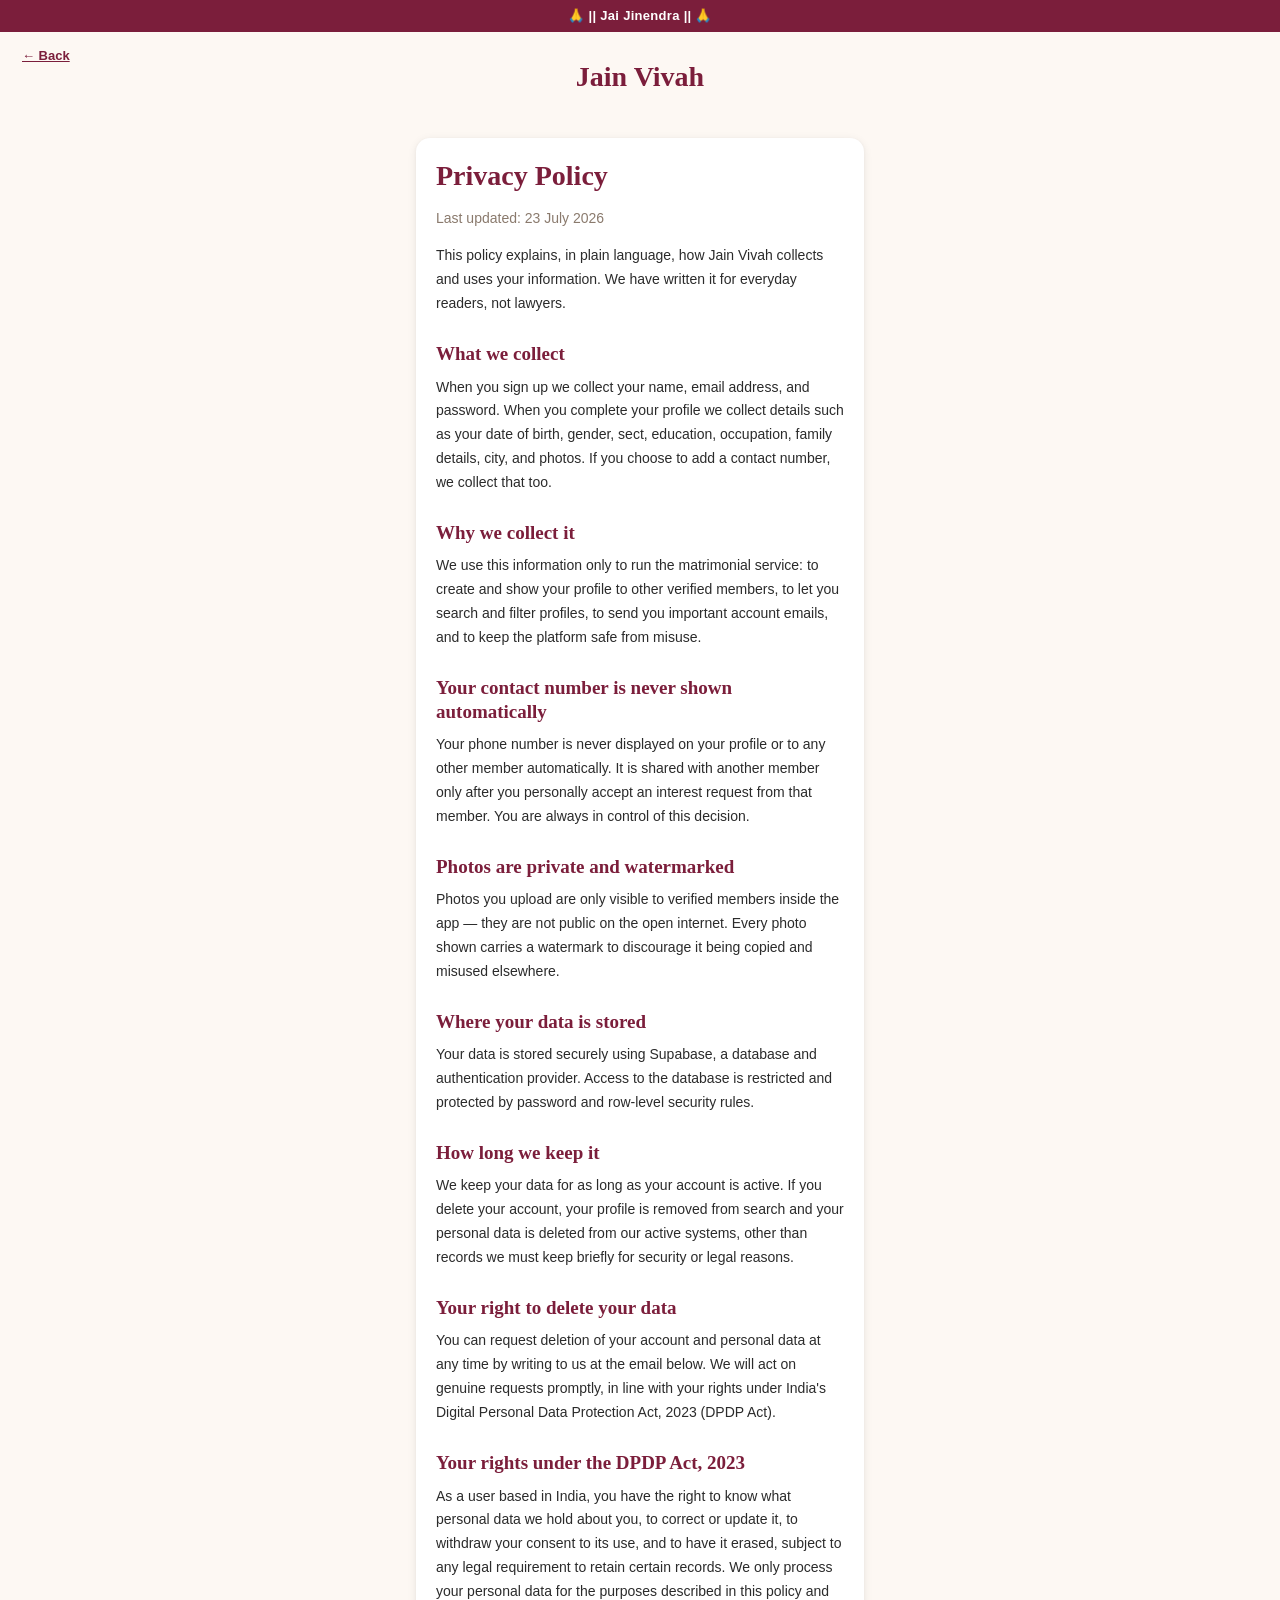
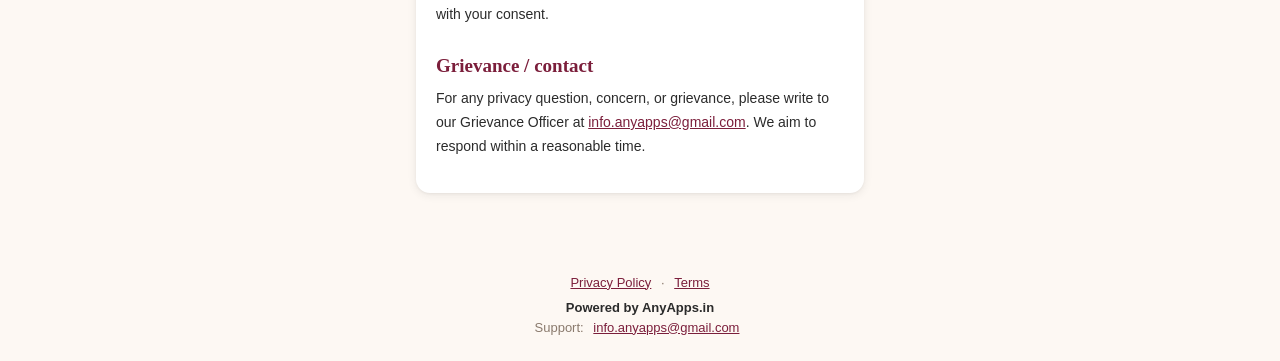
<file: privacy.html>
<!DOCTYPE html>
<html lang="en">
<head>
    <meta http-equiv="Content-Security-Policy" content="default-src 'self' https: data: blob:; script-src 'self' 'unsafe-inline' 'unsafe-eval' https:; style-src 'self' 'unsafe-inline' https:; img-src 'self' data: https: blob:; font-src 'self' data: https:; connect-src 'self' https: wss:; frame-ancestors 'none'; base-uri 'self'; object-src 'none';">
    <meta http-equiv="Referrer-Policy" content="strict-origin-when-cross-origin">

<meta charset="UTF-8">
<meta name="viewport" content="width=device-width, initial-scale=1, maximum-scale=1">
<meta name="robots" content="noindex, nofollow">
<title>Privacy Policy — Jain Vivah</title>

<link rel="preconnect" href="https://fonts.googleapis.com">
<link rel="preconnect" href="https://fonts.gstatic.com" crossorigin>
<link href="https://fonts.googleapis.com/css2?family=Playfair+Display:wght@600;700&family=Mulish:wght@400;500;600;700&display=swap" rel="stylesheet">
<link rel="stylesheet" href="styles.css">
</head>
<body>

<div class="mt-invocation-strip">🙏 || Jai Jinendra || 🙏</div>

<div class="mt-header">
  <button type="button" class="mt-header-back" onclick="if(window.history.length>1){history.back();}else{location.href='index.html';}">&larr; Back</button>
  <div class="mt-logo">Jain Vivah</div>
</div>

<div class="mt-page">
  <div class="mt-card mt-legal">
    <h1>Privacy Policy</h1>
    <p class="mt-muted">Last updated: 23 July 2026</p>

    <p>
      This policy explains, in plain language, how Jain Vivah collects and uses
      your information. We have written it for everyday readers, not lawyers.
    </p>

    <h2>What we collect</h2>
    <p>
      When you sign up we collect your name, email address, and password. When
      you complete your profile we collect details such as your date of birth,
      gender, sect, education, occupation, family details, city, and photos.
      If you choose to add a contact number, we collect that too.
    </p>

    <h2>Why we collect it</h2>
    <p>
      We use this information only to run the matrimonial service: to create
      and show your profile to other verified members, to let you search and
      filter profiles, to send you important account emails, and to keep the
      platform safe from misuse.
    </p>

    <h2>Your contact number is never shown automatically</h2>
    <p>
      Your phone number is never displayed on your profile or to any other
      member automatically. It is shared with another member only after you
      personally accept an interest request from that member. You are always
      in control of this decision.
    </p>

    <h2>Photos are private and watermarked</h2>
    <p>
      Photos you upload are only visible to verified members inside the app —
      they are not public on the open internet. Every photo shown carries a
      watermark to discourage it being copied and misused elsewhere.
    </p>

    <h2>Where your data is stored</h2>
    <p>
      Your data is stored securely using Supabase, a database and authentication
      provider. Access to the database is restricted and protected by
      password and row-level security rules.
    </p>

    <h2>How long we keep it</h2>
    <p>
      We keep your data for as long as your account is active. If you delete
      your account, your profile is removed from search and your personal
      data is deleted from our active systems, other than records we must
      keep briefly for security or legal reasons.
    </p>

    <h2>Your right to delete your data</h2>
    <p>
      You can request deletion of your account and personal data at any time
      by writing to us at the email below. We will act on genuine requests
      promptly, in line with your rights under India's Digital Personal Data
      Protection Act, 2023 (DPDP Act).
    </p>

    <h2>Your rights under the DPDP Act, 2023</h2>
    <p>
      As a user based in India, you have the right to know what personal data
      we hold about you, to correct or update it, to withdraw your consent to
      its use, and to have it erased, subject to any legal requirement to
      retain certain records. We only process your personal data for the
      purposes described in this policy and with your consent.
    </p>

    <h2>Grievance / contact</h2>
    <p>
      For any privacy question, concern, or grievance, please write to our
      Grievance Officer at
      <span data-support-email></span>.
      We aim to respond within a reasonable time.
    </p>
  </div>
</div>

<div class="mt-footer">
  <div>
    <a href="privacy.html">Privacy Policy</a> · <a href="terms.html">Terms</a>
  </div>
  <div class="mt-brand">Powered by AnyApps.in</div>
  <div>Support: <span data-support-email></span></div>
</div>

<script>
  // Kept dependency-free (no config.js/app.js) so this static legal page
  // never breaks if the Supabase CDN script fails to load. Builds the
  // support email at runtime rather than as plain text in the page source,
  // so mobile data-compression proxies that rewrite visible "@" addresses
  // (e.g. some Opera Mini/UC Browser modes) have nothing to rewrite.
  document.querySelectorAll("[data-support-email]").forEach((el) => {
    const a = document.createElement("a");
    a.href = "mailto:info.anyapps@gmail.com";
    a.textContent = "info.anyapps@gmail.com";
    el.appendChild(a);
  });
</script>

</body>
</html>
</file>
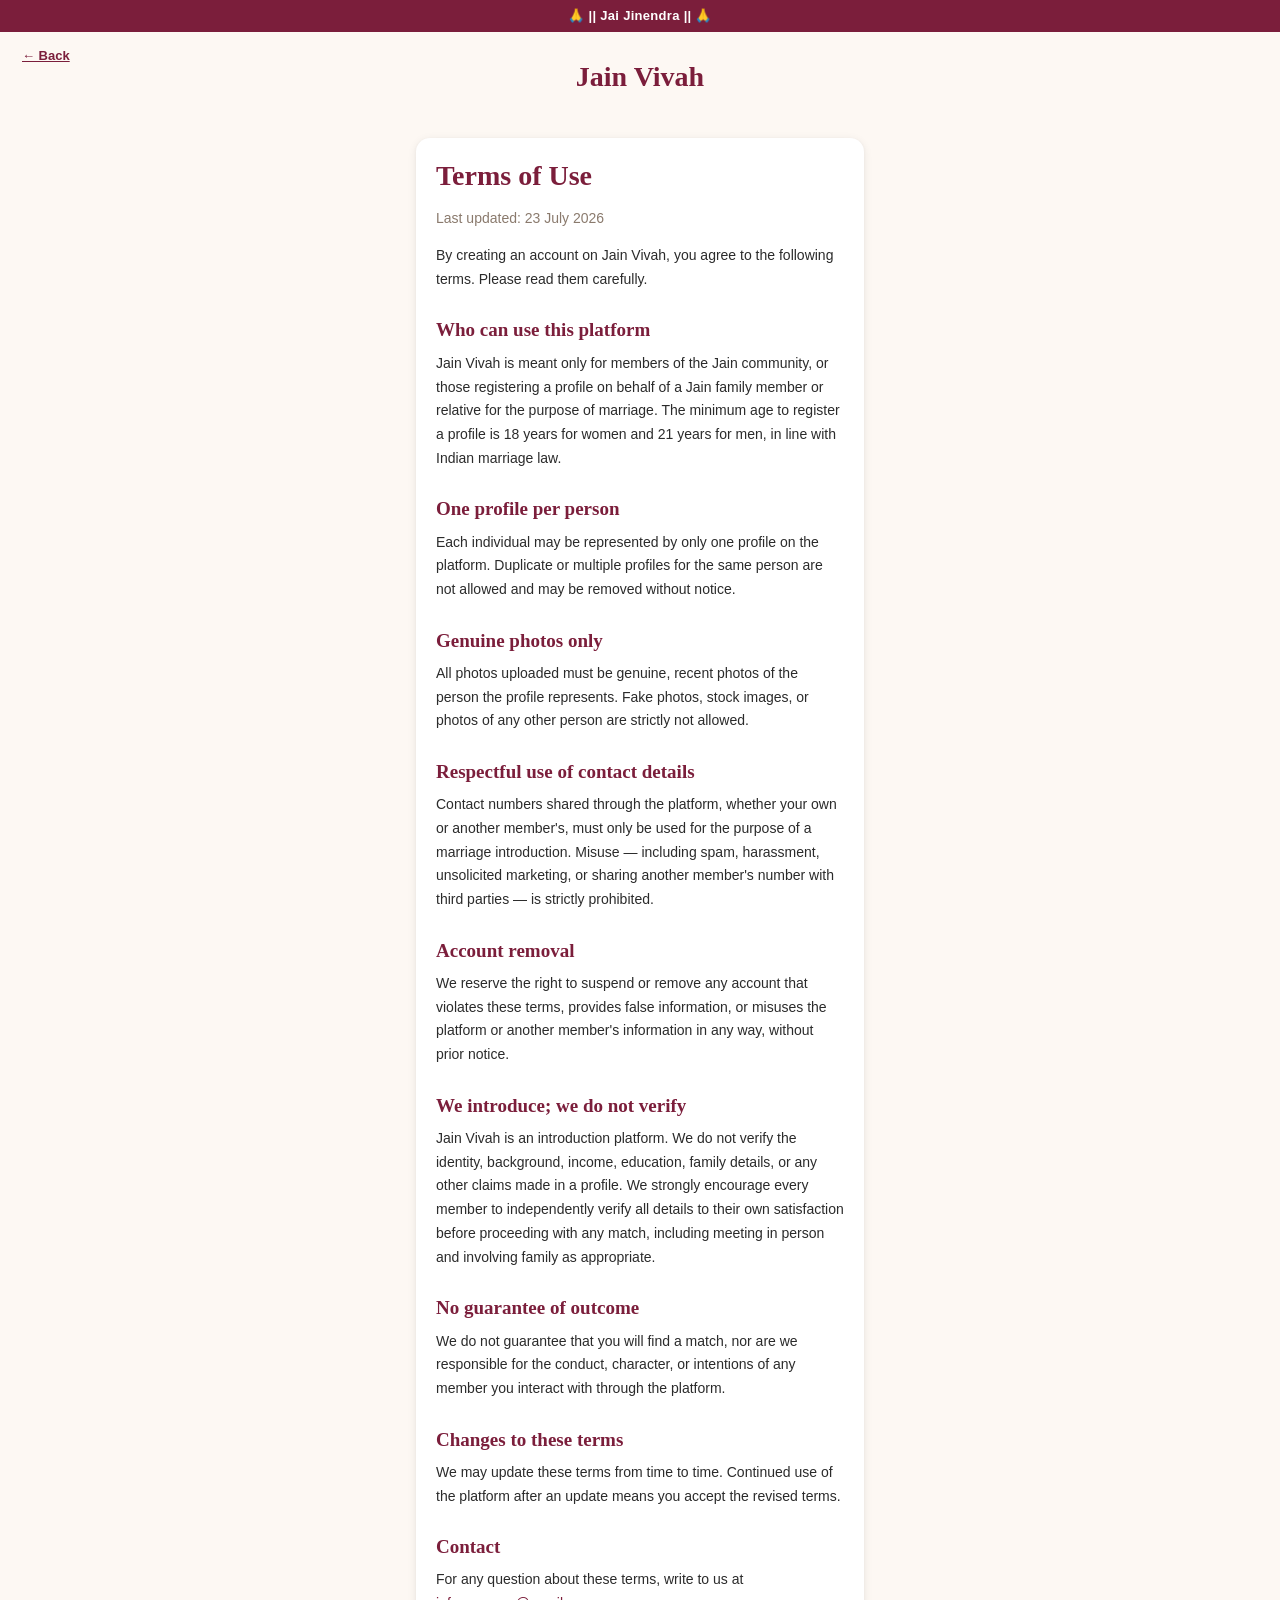
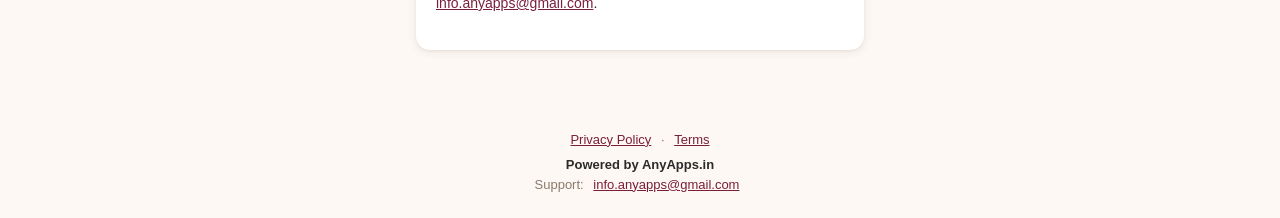
<file: terms.html>
<!DOCTYPE html>
<html lang="en">
<head>
    <meta http-equiv="Content-Security-Policy" content="default-src 'self' https: data: blob:; script-src 'self' 'unsafe-inline' 'unsafe-eval' https:; style-src 'self' 'unsafe-inline' https:; img-src 'self' data: https: blob:; font-src 'self' data: https:; connect-src 'self' https: wss:; frame-ancestors 'none'; base-uri 'self'; object-src 'none';">
    <meta http-equiv="Referrer-Policy" content="strict-origin-when-cross-origin">

<meta charset="UTF-8">
<meta name="viewport" content="width=device-width, initial-scale=1, maximum-scale=1">
<meta name="robots" content="noindex, nofollow">
<title>Terms — Jain Vivah</title>

<link rel="preconnect" href="https://fonts.googleapis.com">
<link rel="preconnect" href="https://fonts.gstatic.com" crossorigin>
<link href="https://fonts.googleapis.com/css2?family=Playfair+Display:wght@600;700&family=Mulish:wght@400;500;600;700&display=swap" rel="stylesheet">
<link rel="stylesheet" href="styles.css">
</head>
<body>

<div class="mt-invocation-strip">🙏 || Jai Jinendra || 🙏</div>

<div class="mt-header">
  <button type="button" class="mt-header-back" onclick="if(window.history.length>1){history.back();}else{location.href='index.html';}">&larr; Back</button>
  <div class="mt-logo">Jain Vivah</div>
</div>

<div class="mt-page">
  <div class="mt-card mt-legal">
    <h1>Terms of Use</h1>
    <p class="mt-muted">Last updated: 23 July 2026</p>

    <p>
      By creating an account on Jain Vivah, you agree to the following terms.
      Please read them carefully.
    </p>

    <h2>Who can use this platform</h2>
    <p>
      Jain Vivah is meant only for members of the Jain community, or those
      registering a profile on behalf of a Jain family member or relative for
      the purpose of marriage. The minimum age to register a profile is
      18 years for women and 21 years for men, in line with Indian marriage
      law.
    </p>

    <h2>One profile per person</h2>
    <p>
      Each individual may be represented by only one profile on the platform.
      Duplicate or multiple profiles for the same person are not allowed and
      may be removed without notice.
    </p>

    <h2>Genuine photos only</h2>
    <p>
      All photos uploaded must be genuine, recent photos of the person the
      profile represents. Fake photos, stock images, or photos of any other
      person are strictly not allowed.
    </p>

    <h2>Respectful use of contact details</h2>
    <p>
      Contact numbers shared through the platform, whether your own or
      another member's, must only be used for the purpose of a marriage
      introduction. Misuse — including spam, harassment, unsolicited
      marketing, or sharing another member's number with third parties — is
      strictly prohibited.
    </p>

    <h2>Account removal</h2>
    <p>
      We reserve the right to suspend or remove any account that violates
      these terms, provides false information, or misuses the platform or
      another member's information in any way, without prior notice.
    </p>

    <h2>We introduce; we do not verify</h2>
    <p>
      Jain Vivah is an introduction platform. We do not verify the identity,
      background, income, education, family details, or any other claims
      made in a profile. We strongly encourage every member to independently
      verify all details to their own satisfaction before proceeding with any
      match, including meeting in person and involving family as appropriate.
    </p>

    <h2>No guarantee of outcome</h2>
    <p>
      We do not guarantee that you will find a match, nor are we responsible
      for the conduct, character, or intentions of any member you interact
      with through the platform.
    </p>

    <h2>Changes to these terms</h2>
    <p>
      We may update these terms from time to time. Continued use of the
      platform after an update means you accept the revised terms.
    </p>

    <h2>Contact</h2>
    <p>
      For any question about these terms, write to us at
      <span data-support-email></span>.
    </p>
  </div>
</div>

<div class="mt-footer">
  <div>
    <a href="privacy.html">Privacy Policy</a> · <a href="terms.html">Terms</a>
  </div>
  <div class="mt-brand">Powered by AnyApps.in</div>
  <div>Support: <span data-support-email></span></div>
</div>

<script>
  // Kept dependency-free (no config.js/app.js) so this static legal page
  // never breaks if the Supabase CDN script fails to load. Builds the
  // support email at runtime rather than as plain text in the page source,
  // so mobile data-compression proxies that rewrite visible "@" addresses
  // (e.g. some Opera Mini/UC Browser modes) have nothing to rewrite.
  document.querySelectorAll("[data-support-email]").forEach((el) => {
    const a = document.createElement("a");
    a.href = "mailto:info.anyapps@gmail.com";
    a.textContent = "info.anyapps@gmail.com";
    el.appendChild(a);
  });
</script>

</body>
</html>
</file>
<file: styles.css>
/* ============================================================
   Jain Vivah — shared design system
   Mobile first. Dignified and warm, not a generic startup look.
   ============================================================ */

:root {
  --maroon: #7B1E3B;
  --maroon-dark: #5E1730;
  --cream: #FDF8F3;
  --gold: #C8A34A;
  --charcoal: #2B2B2B;
  --white: #FFFFFF;
  --border: #E8DCC8;
  --success: #2E7D32;
  --error: #B3261E;

  --font-heading: "Playfair Display", Georgia, serif;
  --font-body: "Mulish", -apple-system, BlinkMacSystemFont, sans-serif;

  --radius: 14px;
  --shadow: 0 2px 10px rgba(43, 43, 43, 0.08), 0 1px 3px rgba(43, 43, 43, 0.06);
}

* {
  box-sizing: border-box;
}

html, body {
  margin: 0;
  padding: 0;
}

body {
  background: var(--cream);
  color: var(--charcoal);
  font-family: var(--font-body);
  font-size: 16px;
  line-height: 1.5;
  min-height: 100vh;
  display: flex;
  flex-direction: column;
}

h1, h2, h3, h4 {
  font-family: var(--font-heading);
  color: var(--maroon);
  margin: 0 0 0.5em;
  line-height: 1.25;
}

p {
  margin: 0 0 1em;
}

a {
  color: var(--maroon);
}

/* ---------------- Layout ---------------- */

/* Invocation strip: first element in <body>, present on every page. */
.mt-invocation-strip {
  background: var(--maroon);
  color: var(--white);
  text-align: center;
  font-size: 13px;
  font-weight: 600;
  letter-spacing: 0.3px;
  padding: 6px 10px;
}

.mt-page {
  flex: 1;
  width: 100%;
  max-width: 480px;
  margin: 0 auto;
  padding: 20px 16px 40px;
}

.mt-header {
  position: relative;
  text-align: center;
  padding: 24px 16px 8px;
}

/* Small logout link tucked into the header's top-right corner. */
.mt-header-logout {
  position: absolute;
  top: 10px;
  right: 16px;
  background: none;
  border: none;
  color: var(--maroon);
  font-size: 13px;
  font-weight: 600;
  text-decoration: underline;
  cursor: pointer;
  padding: 6px;
}

.mt-logged-in-as {
  text-align: center;
  font-size: 12px;
  color: #8a7a6d;
  padding: 4px 16px 0;
}

/* Prominent nav pill centered under the logo (e.g. "My Profile" on Browse,
   "Browse" on My Profile) - deliberately more visible than the footer links. */
.mt-header-nav-link {
  display: inline-block;
  margin-top: 10px;
  padding: 8px 20px;
  border-radius: 999px;
  background: var(--maroon);
  color: var(--white);
  font-weight: 700;
  font-size: 14px;
  text-decoration: none;
}

/* Multi-select checkbox list (e.g. Education - two or more degrees). */
.mt-checkbox-list {
  border: 1.5px solid var(--border);
  border-radius: 10px;
  padding: 10px 14px;
  max-height: 220px;
  overflow-y: auto;
  background: var(--white);
}

.mt-checkbox-list label {
  display: flex;
  align-items: center;
  gap: 8px;
  padding: 6px 0;
  font-weight: 500;
  cursor: pointer;
}

.mt-checkbox-list input[type="checkbox"] {
  width: 18px;
  height: 18px;
  flex-shrink: 0;
}

/* Small back link tucked into the header's top-left corner, mirroring logout. */
.mt-header-back {
  position: absolute;
  top: 10px;
  left: 16px;
  background: none;
  border: none;
  color: var(--maroon);
  font-size: 13px;
  font-weight: 600;
  text-decoration: underline;
  cursor: pointer;
  padding: 6px;
}

.mt-header .mt-logo {
  font-family: var(--font-heading);
  font-size: 28px;
  font-weight: 700;
  color: var(--maroon);
}

.mt-header .mt-tagline {
  color: #6b5a4e;
  font-size: 14px;
  margin-top: 4px;
}

/* ---------------- Card ---------------- */

.mt-card {
  background: var(--white);
  border-radius: var(--radius);
  box-shadow: var(--shadow);
  padding: 20px;
  margin-bottom: 16px;
}

/* ---------------- Buttons ---------------- */

.mt-btn {
  display: inline-flex;
  align-items: center;
  justify-content: center;
  width: 100%;
  min-height: 48px;
  padding: 10px 18px;
  border-radius: 10px;
  border: none;
  font-family: var(--font-body);
  font-size: 16px;
  font-weight: 600;
  cursor: pointer;
  transition: transform 0.05s ease, opacity 0.15s ease;
  text-decoration: none;
}

.mt-btn:active {
  transform: scale(0.98);
}

.mt-btn-primary {
  background: var(--maroon);
  color: var(--white);
}

.mt-btn-primary:hover {
  background: var(--maroon-dark);
}

.mt-btn-primary:disabled {
  background: #c9a9b4;
  cursor: not-allowed;
}

.mt-btn-outline {
  background: transparent;
  color: var(--maroon);
  border: 1.5px solid var(--maroon);
}

.mt-btn-gold {
  background: var(--gold);
  color: var(--white);
}

/* ---------------- Forms ---------------- */

.mt-field {
  margin-bottom: 16px;
}

.mt-field label {
  display: block;
  font-weight: 600;
  font-size: 14px;
  margin-bottom: 6px;
  color: var(--charcoal);
}

.mt-field input[type="text"],
.mt-field input[type="email"],
.mt-field input[type="password"],
.mt-field input[type="date"],
.mt-field input[type="number"],
.mt-field select,
.mt-field textarea {
  width: 100%;
  font-size: 16px; /* keeps iOS Safari from zooming on focus */
  padding: 12px 14px;
  border: 1.5px solid var(--border);
  border-radius: 10px;
  background: var(--white);
  color: var(--charcoal);
  font-family: var(--font-body);
}

.mt-field input:focus,
.mt-field select:focus,
.mt-field textarea:focus {
  outline: none;
  border-color: var(--gold);
}

.mt-hint {
  font-size: 13px;
  color: #8a7a6d;
  margin-top: 4px;
}

.mt-error-text {
  font-size: 13px;
  color: var(--error);
  margin-top: 4px;
}

/* Password field with a show/hide toggle button inside it */
.mt-password-wrap {
  position: relative;
}

.mt-password-wrap input {
  padding-right: 56px;
}

.mt-password-toggle {
  position: absolute;
  right: 6px;
  top: 50%;
  transform: translateY(-50%);
  background: none;
  border: none;
  color: var(--maroon);
  font-size: 13px;
  font-weight: 600;
  cursor: pointer;
  padding: 8px 10px;
}

/* Two large tap buttons, e.g. for gender selection */
.mt-choice-group {
  display: flex;
  gap: 10px;
}

.mt-choice {
  flex: 1;
  min-height: 48px;
  border-radius: 10px;
  border: 1.5px solid var(--border);
  background: var(--white);
  color: var(--charcoal);
  font-family: var(--font-body);
  font-size: 16px;
  font-weight: 600;
  cursor: pointer;
}

.mt-choice.mt-choice-selected {
  border-color: var(--maroon);
  background: var(--maroon);
  color: var(--white);
}

.mt-choice:disabled {
  cursor: not-allowed;
  opacity: 0.85;
}

/* Checkbox rows for consent text */
.mt-checkbox-row {
  display: flex;
  align-items: flex-start;
  gap: 10px;
  margin-bottom: 14px;
}

.mt-checkbox-row input[type="checkbox"] {
  width: 20px;
  height: 20px;
  margin-top: 2px;
  flex-shrink: 0;
  accent-color: var(--maroon);
}

.mt-checkbox-row label {
  font-size: 14px;
  color: var(--charcoal);
}

/* ---------------- Tabs (login / signup) ---------------- */

.mt-tabs {
  display: flex;
  margin-bottom: 20px;
  border-radius: 10px;
  overflow: hidden;
  border: 1.5px solid var(--maroon);
}

.mt-tab {
  flex: 1;
  text-align: center;
  padding: 12px;
  background: var(--white);
  color: var(--maroon);
  font-weight: 600;
  cursor: pointer;
  min-height: 48px;
}

.mt-tab.mt-tab-active {
  background: var(--maroon);
  color: var(--white);
}

.mt-tab-panel {
  display: none;
}

.mt-tab-panel.mt-tab-panel-active {
  display: block;
}

/* ---------------- Footer ---------------- */

.mt-footer {
  text-align: center;
  padding: 24px 16px;
  font-size: 13px;
  color: #8a7a6d;
}

.mt-footer a {
  color: var(--maroon);
  text-decoration: underline;
  margin: 0 6px;
}

.mt-footer .mt-brand {
  margin-top: 6px;
  font-weight: 600;
  color: var(--charcoal);
}

/* ---------------- Toast ---------------- */

#mt-toast-container {
  position: fixed;
  top: 12px;
  left: 0;
  right: 0;
  display: flex;
  flex-direction: column;
  align-items: center;
  gap: 8px;
  z-index: 1000;
  pointer-events: none;
}

.mt-toast {
  max-width: 90%;
  display: flex;
  align-items: flex-start;
  gap: 10px;
  background: var(--charcoal);
  color: var(--white);
  padding: 12px 18px;
  border-radius: 10px;
  font-size: 14px;
  box-shadow: var(--shadow);
  transform: translateY(-16px);
  opacity: 0;
  transition: transform 0.25s ease, opacity 0.25s ease;
}

.mt-toast-close {
  background: none;
  border: none;
  color: inherit;
  opacity: 0.8;
  font-size: 20px;
  line-height: 1;
  padding: 0;
  margin-left: auto;
  cursor: pointer;
  flex-shrink: 0;
}

.mt-toast-show {
  transform: translateY(0);
  opacity: 1;
}

.mt-toast-success {
  background: var(--success);
}

.mt-toast-error {
  background: var(--error);
}

.mt-toast-info {
  background: var(--charcoal);
}

/* ---------------- Misc ---------------- */

.mt-center {
  text-align: center;
}

.mt-muted {
  color: #8a7a6d;
}

.mt-legal {
  font-size: 14px;
  line-height: 1.7;
}

.mt-legal h2 {
  margin-top: 1.4em;
  font-size: 19px;
}

@media (min-width: 480px) {
  .mt-page {
    padding-top: 32px;
  }
}

/* Tighten vertical rhythm on phones so a short page (e.g. login) fits
   without scrolling. Button height and input font size are untouched. */
@media (max-width: 480px) {
  .mt-header {
    padding: 10px 16px 4px;
  }

  .mt-page {
    padding: 10px 16px 16px;
  }

  .mt-card {
    padding: 14px;
    margin-bottom: 8px;
  }

  .mt-tabs {
    margin-bottom: 10px;
  }

  .mt-field {
    margin-bottom: 8px;
  }

  .mt-footer {
    padding: 10px 16px;
  }
}

/* ============================================================
   Batch 2 — profile form additions
   ============================================================ */

/* ---------------- Step progress bar ---------------- */

.mt-progress {
  display: flex;
  gap: 4px;
  margin-bottom: 6px;
}

.mt-progress-step {
  flex: 1;
  height: 6px;
  border-radius: 3px;
  background: var(--border);
}

.mt-progress-step.mt-progress-done {
  background: var(--gold);
}

.mt-progress-step.mt-progress-current {
  background: var(--maroon);
}

.mt-progress-label {
  font-size: 13px;
  color: #6b5a4e;
  margin-bottom: 18px;
  font-weight: 600;
}

.mt-step-nav {
  display: flex;
  gap: 10px;
  margin-top: 20px;
}

.mt-step-nav .mt-btn {
  flex: 1;
}

/* ---------------- Reassurance / info boxes ---------------- */

.mt-reassurance {
  background: #FBF3E6;
  border: 1px solid var(--gold);
  border-radius: 10px;
  padding: 14px;
  font-size: 14px;
  margin-bottom: 16px;
  line-height: 1.5;
}

/* ---------------- Verification badge ---------------- */

.mt-badge {
  display: inline-block;
  padding: 4px 12px;
  border-radius: 999px;
  font-size: 12px;
  font-weight: 700;
}

.mt-badge-verified {
  background: #DCF3DC;
  color: var(--success);
}

.mt-badge-unverified {
  background: #F1E6E6;
  color: #8a7a6d;
}

/* ---------------- Photo manager ---------------- */

.mt-photo-grid {
  display: grid;
  grid-template-columns: repeat(3, 1fr);
  gap: 10px;
  margin-bottom: 14px;
}

.mt-photo-item {
  position: relative;
  border-radius: 10px;
  overflow: hidden;
  aspect-ratio: 1;
  background: var(--border);
}

.mt-photo-item img {
  width: 100%;
  height: 100%;
  object-fit: cover;
  display: block;
}

.mt-photo-badge {
  position: absolute;
  top: 6px;
  left: 6px;
  background: var(--maroon);
  color: var(--white);
  font-size: 10px;
  font-weight: 700;
  padding: 2px 7px;
  border-radius: 6px;
}

.mt-photo-actions {
  position: absolute;
  bottom: 0;
  left: 0;
  right: 0;
  display: flex;
  gap: 4px;
  padding: 4px;
  background: rgba(0, 0, 0, 0.55);
}

.mt-btn-mini {
  flex: 1;
  font-size: 11px;
  padding: 6px 2px;
  border-radius: 6px;
  border: none;
  background: var(--white);
  color: var(--charcoal);
  font-weight: 600;
  cursor: pointer;
}

.mt-btn-mini-danger {
  background: var(--error);
  color: var(--white);
}

/* ---------------- Switch toggle (pause profile) ---------------- */

.mt-switch-row {
  display: flex;
  justify-content: space-between;
  align-items: center;
  gap: 12px;
  margin-bottom: 10px;
}

.mt-switch {
  position: relative;
  display: inline-block;
  width: 48px;
  height: 28px;
  flex-shrink: 0;
}

.mt-switch input {
  opacity: 0;
  width: 0;
  height: 0;
}

.mt-switch-slider {
  position: absolute;
  inset: 0;
  background: var(--border);
  border-radius: 999px;
  cursor: pointer;
  transition: background 0.2s ease;
}

.mt-switch-slider::before {
  content: "";
  position: absolute;
  height: 22px;
  width: 22px;
  left: 3px;
  top: 3px;
  background: var(--white);
  border-radius: 50%;
  transition: transform 0.2s ease;
}

.mt-switch input:checked + .mt-switch-slider {
  background: var(--maroon);
}

.mt-switch input:checked + .mt-switch-slider::before {
  transform: translateX(20px);
}

/* ---------------- Danger zone ---------------- */

.mt-danger-zone {
  border: 1.5px solid var(--error);
  border-radius: var(--radius);
  padding: 20px;
  margin-top: 24px;
  background: var(--white);
}

.mt-danger-zone h3 {
  color: var(--error);
  margin-top: 0;
}

.mt-btn-danger {
  background: var(--error);
  color: var(--white);
}

/* ---------------- Misc form bits ---------------- */

.mt-char-counter {
  font-size: 12px;
  color: #8a7a6d;
  text-align: right;
  margin-top: 4px;
}

.mt-section-title {
  margin-top: 28px;
  padding-top: 16px;
  border-top: 1px solid var(--border);
}

.mt-section-title:first-child {
  margin-top: 0;
  padding-top: 0;
  border-top: none;
}

/* ============================================================
   Batch 2 (v2) additions — visibility banner, lock/shield boxes,
   multi-select chips, and OPEN / HIDDEN group headings.
   ============================================================ */

/* Persistent "what's visible" banner shown on every step */
.mt-visibility-banner {
  background: var(--cream);
  border-left: 4px solid var(--gold);
  border-radius: 6px;
  padding: 12px 14px;
  font-size: 13px;
  line-height: 1.5;
  margin-bottom: 18px;
  color: var(--charcoal);
}

/* Collapsible "What is still needed" panel, shown above every step */
.mt-missing-panel {
  background: var(--white);
  border: 1.5px solid var(--gold);
  border-radius: 10px;
  padding: 10px 14px;
  margin-bottom: 18px;
  font-size: 13px;
}

.mt-missing-panel summary {
  cursor: pointer;
  font-weight: 700;
  color: var(--maroon);
}

.mt-missing-panel ul {
  margin: 10px 0 2px;
  padding-left: 18px;
}

.mt-missing-panel li {
  margin-bottom: 4px;
}

.mt-missing-panel a {
  color: var(--maroon);
  text-decoration: underline;
}

/* Lock-styled notice: family details, contact details — hidden fields */
.mt-lock-box {
  background: #FBF0F0;
  border: 1px solid #E4C9C9;
  border-radius: 10px;
  padding: 14px;
  font-size: 14px;
  line-height: 1.5;
  margin-bottom: 16px;
}

.mt-lock-box::before {
  content: "\1F512  ";
}

/* Shield-styled notice: photo protection */
.mt-shield-box {
  background: #EFF5EF;
  border: 1px solid #C9DEC9;
  border-radius: 10px;
  padding: 14px;
  font-size: 13px;
  line-height: 1.6;
  margin-bottom: 14px;
}

.mt-shield-box strong {
  display: block;
  margin-bottom: 6px;
}

.mt-shield-box::before {
  content: "\1F6E1  ";
}

.mt-shield-box ul {
  margin: 6px 0 0;
  padding-left: 20px;
}

/* Multi-select chip group (preferred education / profession) */
.mt-chip-group {
  display: flex;
  flex-wrap: wrap;
  gap: 8px;
}

.mt-chip {
  display: inline-flex;
  align-items: center;
  border: 1.5px solid var(--border);
  border-radius: 999px;
  padding: 8px 14px;
  font-size: 13px;
  cursor: pointer;
  user-select: none;
}

.mt-chip input {
  margin-right: 6px;
}

.mt-chip.mt-chip-selected {
  border-color: var(--maroon);
  background: var(--maroon);
  color: var(--white);
}

/* Range fields (age / height / weight "from - to") */
.mt-range-row {
  display: flex;
  gap: 10px;
}

.mt-range-row .mt-field {
  flex: 1;
}

/* OPEN / HIDDEN group headings on myprofile.html */
.mt-group-heading {
  display: flex;
  align-items: center;
  gap: 10px;
  margin: 28px 0 4px;
}

.mt-group-heading:first-child {
  margin-top: 0;
}

.mt-group-heading .mt-group-tag {
  font-size: 11px;
  font-weight: 700;
  letter-spacing: 0.5px;
  padding: 4px 10px;
  border-radius: 999px;
}

.mt-group-tag-open {
  background: #E9F3E5;
  color: var(--success);
}

.mt-group-tag-hidden {
  background: #F1E3E3;
  color: var(--error);
}

.mt-group-heading .mt-group-note {
  font-size: 12px;
  color: #8a7a6d;
}

/* Photo thumbnails: discourage casual drag / long-press save */
.mt-photo-item img {
  -webkit-touch-callout: none;
  -webkit-user-select: none;
  user-select: none;
}
</file>
